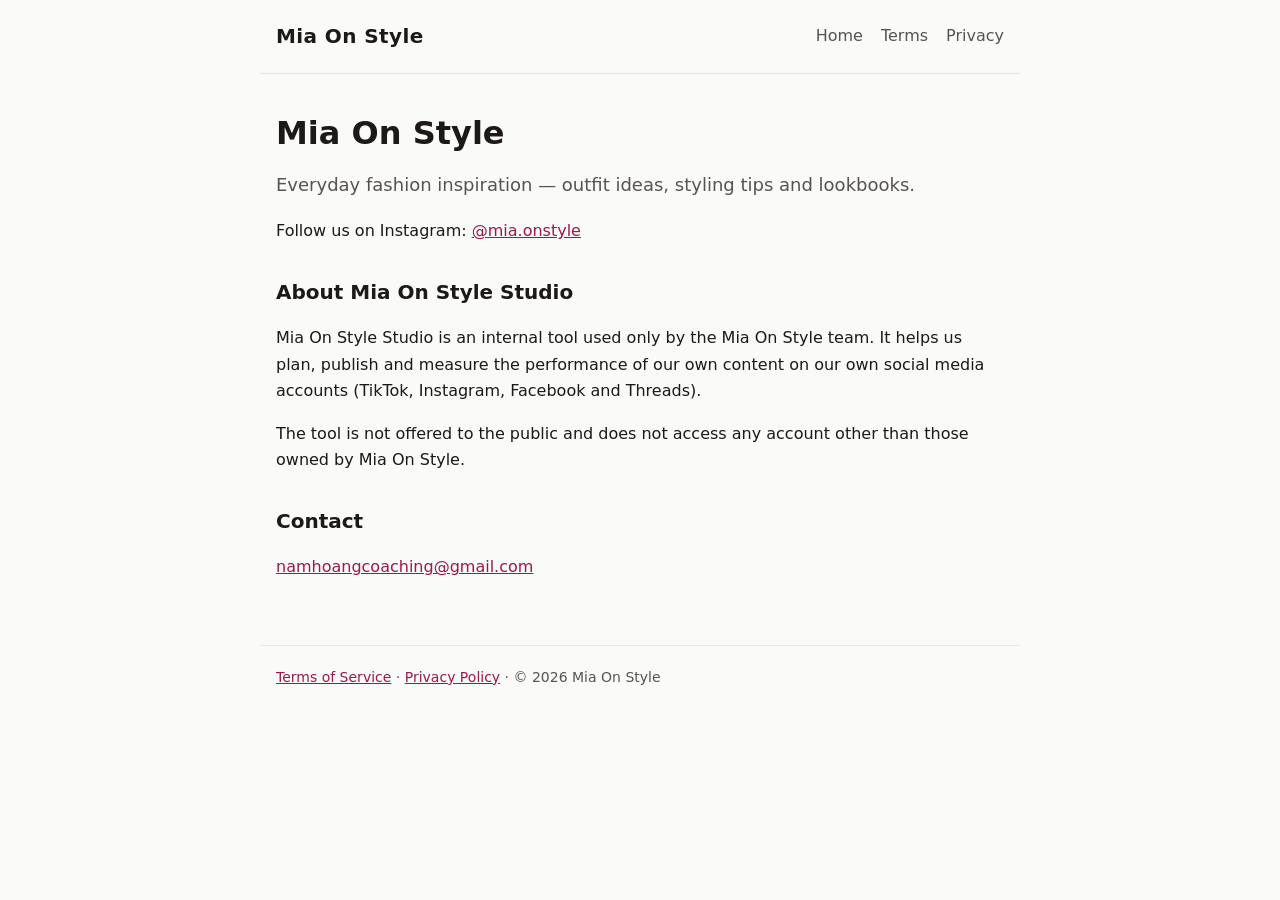
<file: index.html>
<!doctype html>
<html lang="en">
<head>
<meta charset="utf-8">
<meta name="viewport" content="width=device-width, initial-scale=1">
<title>Mia On Style</title>
<meta name="description" content="Mia On Style - everyday fashion inspiration, outfit ideas, styling tips and lookbooks.">
<link rel="stylesheet" href="style.css">
</head>
<body>
<header><a class="brand" href="index.html">Mia On Style</a><nav><a href="index.html">Home</a><a href="terms.html">Terms</a><a href="privacy.html">Privacy</a></nav></header>
<main>
<h1>Mia On Style</h1>
<p class="lead">Everyday fashion inspiration &mdash; outfit ideas, styling tips and lookbooks.</p>
<p>Follow us on Instagram: <a href="https://www.instagram.com/mia.onstyle/">@mia.onstyle</a></p>

<h2>About Mia On Style Studio</h2>
<p>Mia On Style Studio is an internal tool used only by the Mia On Style team. It helps us plan, publish and measure the performance of our own content on our own social media accounts (TikTok, Instagram, Facebook and Threads).</p>
<p>The tool is not offered to the public and does not access any account other than those owned by Mia On Style.</p>

<h2>Contact</h2>
<p><a href="mailto:namhoangcoaching@gmail.com">namhoangcoaching@gmail.com</a></p>
</main>
<footer><a href="terms.html">Terms of Service</a> &middot; <a href="privacy.html">Privacy Policy</a> &middot; &copy; 2026 Mia On Style</footer>
</body>
</html>
</file>
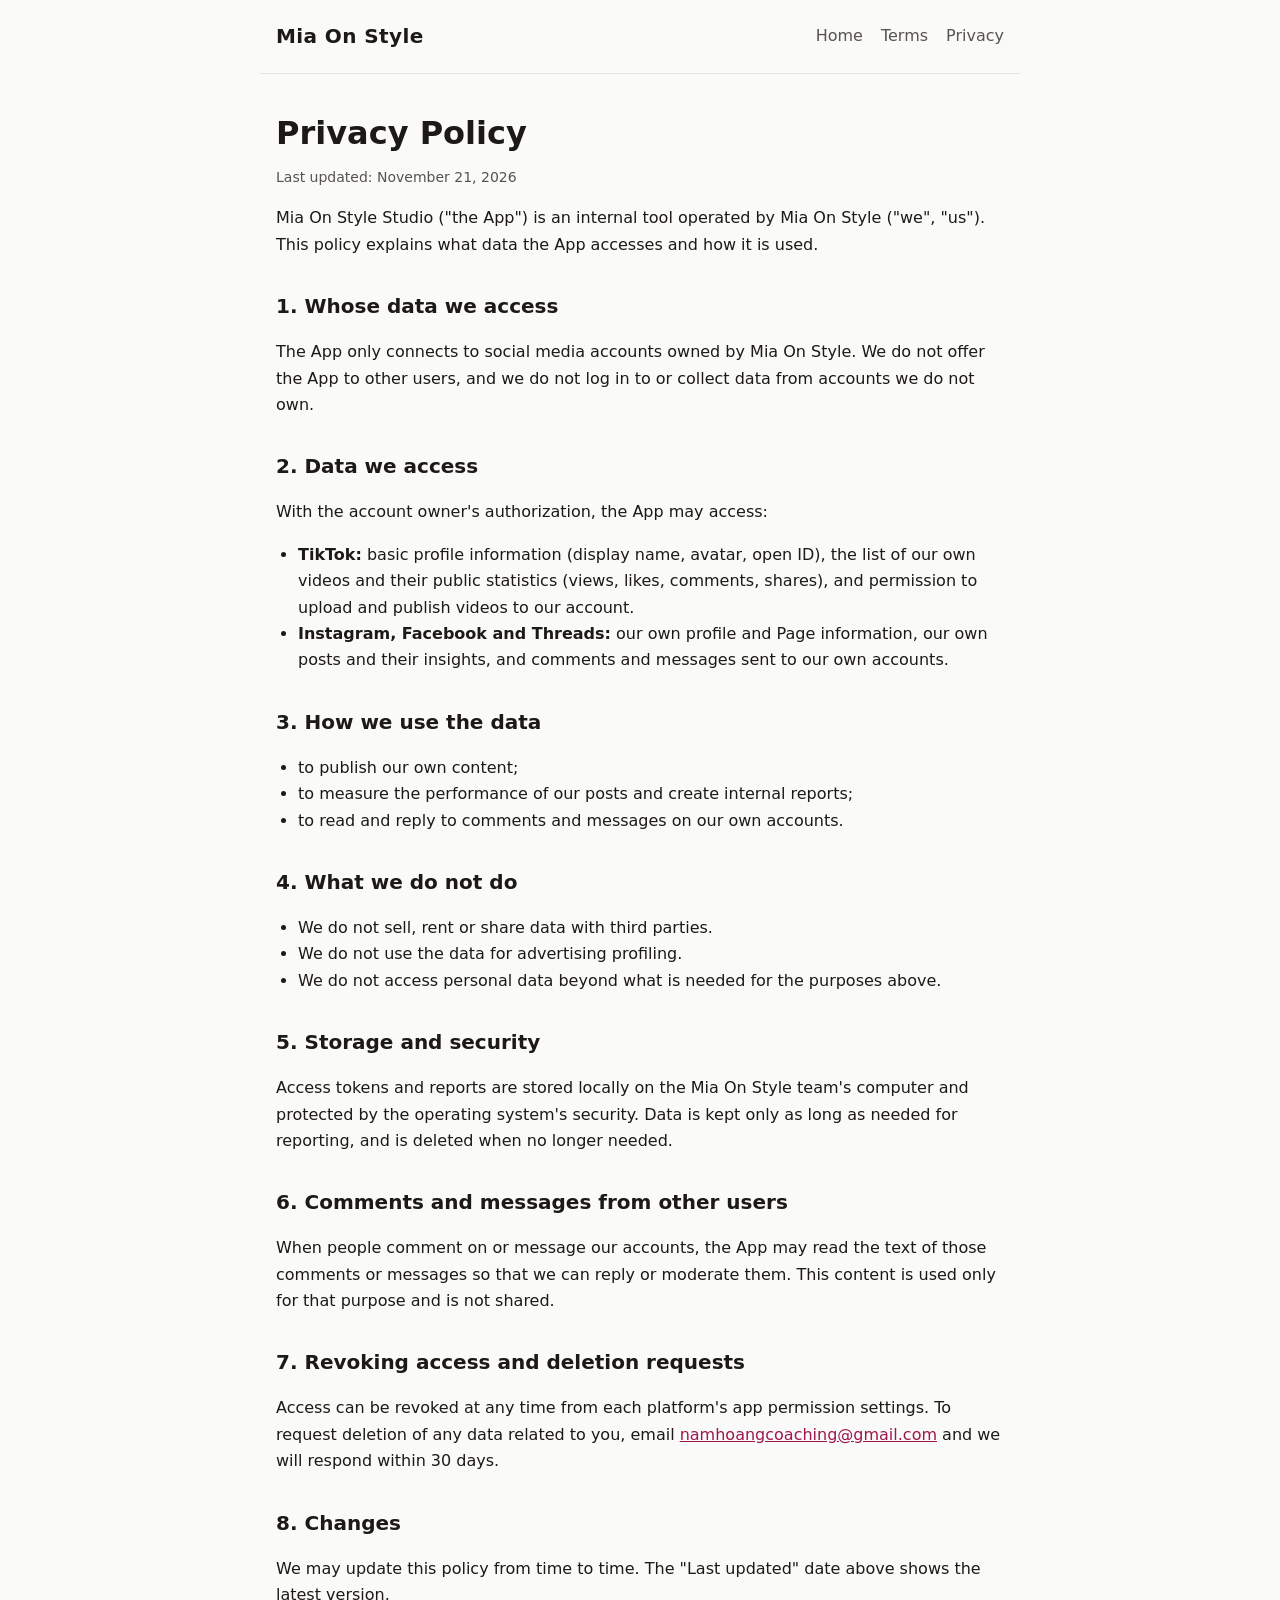
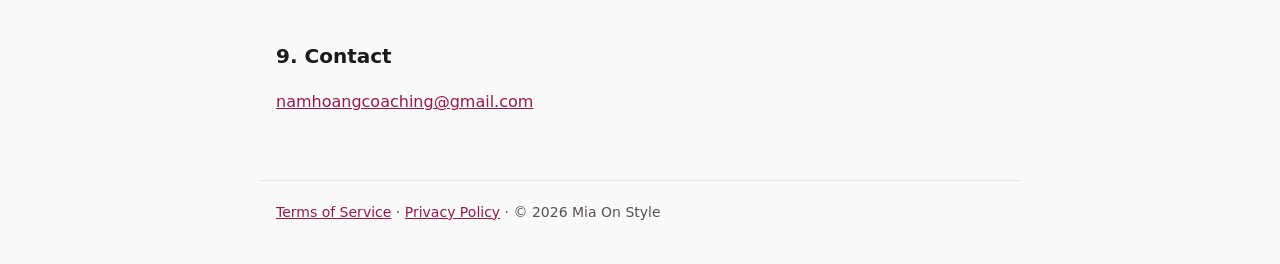
<file: privacy.html>
<!doctype html>
<html lang="en">
<head>
<meta charset="utf-8">
<meta name="viewport" content="width=device-width, initial-scale=1">
<title>Privacy Policy - Mia On Style</title>
<link rel="stylesheet" href="style.css">
</head>
<body>
<header><a class="brand" href="index.html">Mia On Style</a><nav><a href="index.html">Home</a><a href="terms.html">Terms</a><a href="privacy.html">Privacy</a></nav></header>
<main>
<h1>Privacy Policy</h1>
<p class="updated">Last updated: November 21, 2026</p>
<p>Mia On Style Studio ("the App") is an internal tool operated by Mia On Style ("we", "us"). This policy explains what data the App accesses and how it is used.</p>

<h2>1. Whose data we access</h2>
<p>The App only connects to social media accounts owned by Mia On Style. We do not offer the App to other users, and we do not log in to or collect data from accounts we do not own.</p>

<h2>2. Data we access</h2>
<p>With the account owner's authorization, the App may access:</p>
<ul>
<li><strong>TikTok:</strong> basic profile information (display name, avatar, open ID), the list of our own videos and their public statistics (views, likes, comments, shares), and permission to upload and publish videos to our account.</li>
<li><strong>Instagram, Facebook and Threads:</strong> our own profile and Page information, our own posts and their insights, and comments and messages sent to our own accounts.</li>
</ul>

<h2>3. How we use the data</h2>
<ul>
<li>to publish our own content;</li>
<li>to measure the performance of our posts and create internal reports;</li>
<li>to read and reply to comments and messages on our own accounts.</li>
</ul>

<h2>4. What we do not do</h2>
<ul>
<li>We do not sell, rent or share data with third parties.</li>
<li>We do not use the data for advertising profiling.</li>
<li>We do not access personal data beyond what is needed for the purposes above.</li>
</ul>

<h2>5. Storage and security</h2>
<p>Access tokens and reports are stored locally on the Mia On Style team's computer and protected by the operating system's security. Data is kept only as long as needed for reporting, and is deleted when no longer needed.</p>

<h2>6. Comments and messages from other users</h2>
<p>When people comment on or message our accounts, the App may read the text of those comments or messages so that we can reply or moderate them. This content is used only for that purpose and is not shared.</p>

<h2>7. Revoking access and deletion requests</h2>
<p>Access can be revoked at any time from each platform's app permission settings. To request deletion of any data related to you, email <a href="mailto:namhoangcoaching@gmail.com">namhoangcoaching@gmail.com</a> and we will respond within 30 days.</p>

<h2>8. Changes</h2>
<p>We may update this policy from time to time. The "Last updated" date above shows the latest version.</p>

<h2>9. Contact</h2>
<p><a href="mailto:namhoangcoaching@gmail.com">namhoangcoaching@gmail.com</a></p>
</main>
<footer><a href="terms.html">Terms of Service</a> &middot; <a href="privacy.html">Privacy Policy</a> &middot; &copy; 2026 Mia On Style</footer>
</body>
</html>
</file>
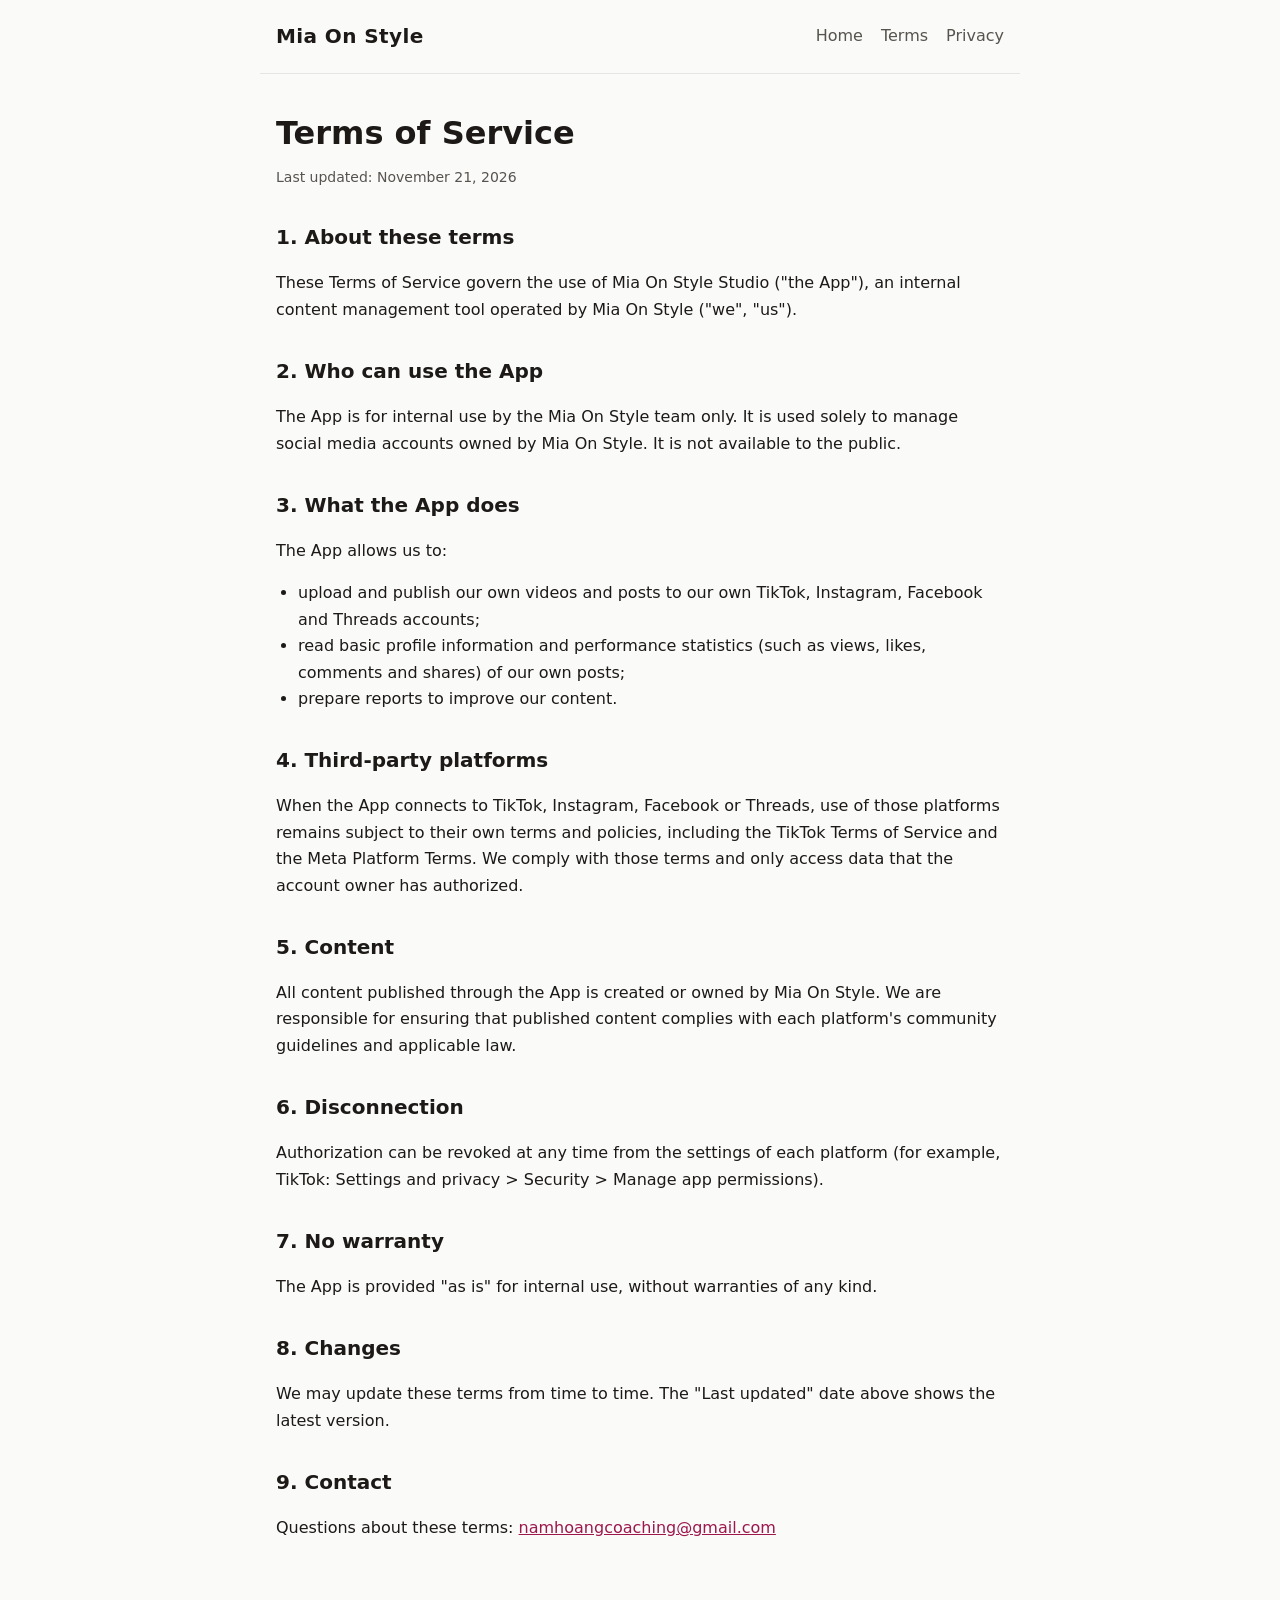
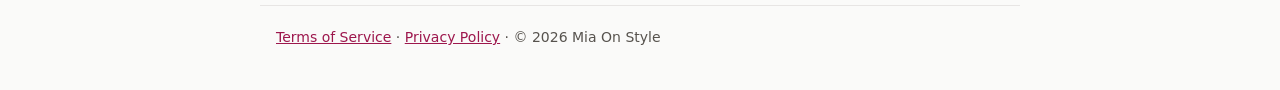
<file: terms.html>
<!doctype html>
<html lang="en">
<head>
<meta charset="utf-8">
<meta name="viewport" content="width=device-width, initial-scale=1">
<title>Terms of Service - Mia On Style</title>
<link rel="stylesheet" href="style.css">
</head>
<body>
<header><a class="brand" href="index.html">Mia On Style</a><nav><a href="index.html">Home</a><a href="terms.html">Terms</a><a href="privacy.html">Privacy</a></nav></header>
<main>
<h1>Terms of Service</h1>
<p class="updated">Last updated: November 21, 2026</p>

<h2>1. About these terms</h2>
<p>These Terms of Service govern the use of Mia On Style Studio ("the App"), an internal content management tool operated by Mia On Style ("we", "us").</p>

<h2>2. Who can use the App</h2>
<p>The App is for internal use by the Mia On Style team only. It is used solely to manage social media accounts owned by Mia On Style. It is not available to the public.</p>

<h2>3. What the App does</h2>
<p>The App allows us to:</p>
<ul>
<li>upload and publish our own videos and posts to our own TikTok, Instagram, Facebook and Threads accounts;</li>
<li>read basic profile information and performance statistics (such as views, likes, comments and shares) of our own posts;</li>
<li>prepare reports to improve our content.</li>
</ul>

<h2>4. Third-party platforms</h2>
<p>When the App connects to TikTok, Instagram, Facebook or Threads, use of those platforms remains subject to their own terms and policies, including the TikTok Terms of Service and the Meta Platform Terms. We comply with those terms and only access data that the account owner has authorized.</p>

<h2>5. Content</h2>
<p>All content published through the App is created or owned by Mia On Style. We are responsible for ensuring that published content complies with each platform's community guidelines and applicable law.</p>

<h2>6. Disconnection</h2>
<p>Authorization can be revoked at any time from the settings of each platform (for example, TikTok: Settings and privacy &gt; Security &gt; Manage app permissions).</p>

<h2>7. No warranty</h2>
<p>The App is provided "as is" for internal use, without warranties of any kind.</p>

<h2>8. Changes</h2>
<p>We may update these terms from time to time. The "Last updated" date above shows the latest version.</p>

<h2>9. Contact</h2>
<p>Questions about these terms: <a href="mailto:namhoangcoaching@gmail.com">namhoangcoaching@gmail.com</a></p>
</main>
<footer><a href="terms.html">Terms of Service</a> &middot; <a href="privacy.html">Privacy Policy</a> &middot; &copy; 2026 Mia On Style</footer>
</body>
</html>
</file>
<file: style.css>
:root{--bg:#fafaf9;--fg:#1c1917;--muted:#57534e;--line:#e7e5e4;--accent:#9d174d}
@media (prefers-color-scheme:dark){:root{--bg:#1c1917;--fg:#f5f5f4;--muted:#a8a29e;--line:#44403c;--accent:#f9a8d4}}
*{box-sizing:border-box}
body{margin:0;background:var(--bg);color:var(--fg);font:16px/1.65 system-ui,-apple-system,"Segoe UI",Roboto,sans-serif}
header{display:flex;justify-content:space-between;align-items:center;gap:16px;flex-wrap:wrap;max-width:760px;margin:0 auto;padding:20px 16px;border-bottom:1px solid var(--line)}
.brand{font-weight:700;font-size:20px;color:var(--fg);text-decoration:none;letter-spacing:.02em}
nav a{margin-left:18px;color:var(--muted);text-decoration:none}
nav a:hover{color:var(--accent)}
main{max-width:760px;margin:0 auto;padding:24px 16px 48px}
h1{font-size:32px;line-height:1.2;margin:16px 0 8px}
h2{font-size:20px;margin:32px 0 8px}
.lead{font-size:18px;color:var(--muted)}
.updated{color:var(--muted);font-size:14px}
a{color:var(--accent)}
ul{padding-left:22px}
footer{max-width:760px;margin:0 auto;padding:20px 16px 40px;border-top:1px solid var(--line);color:var(--muted);font-size:14px}
</file>
